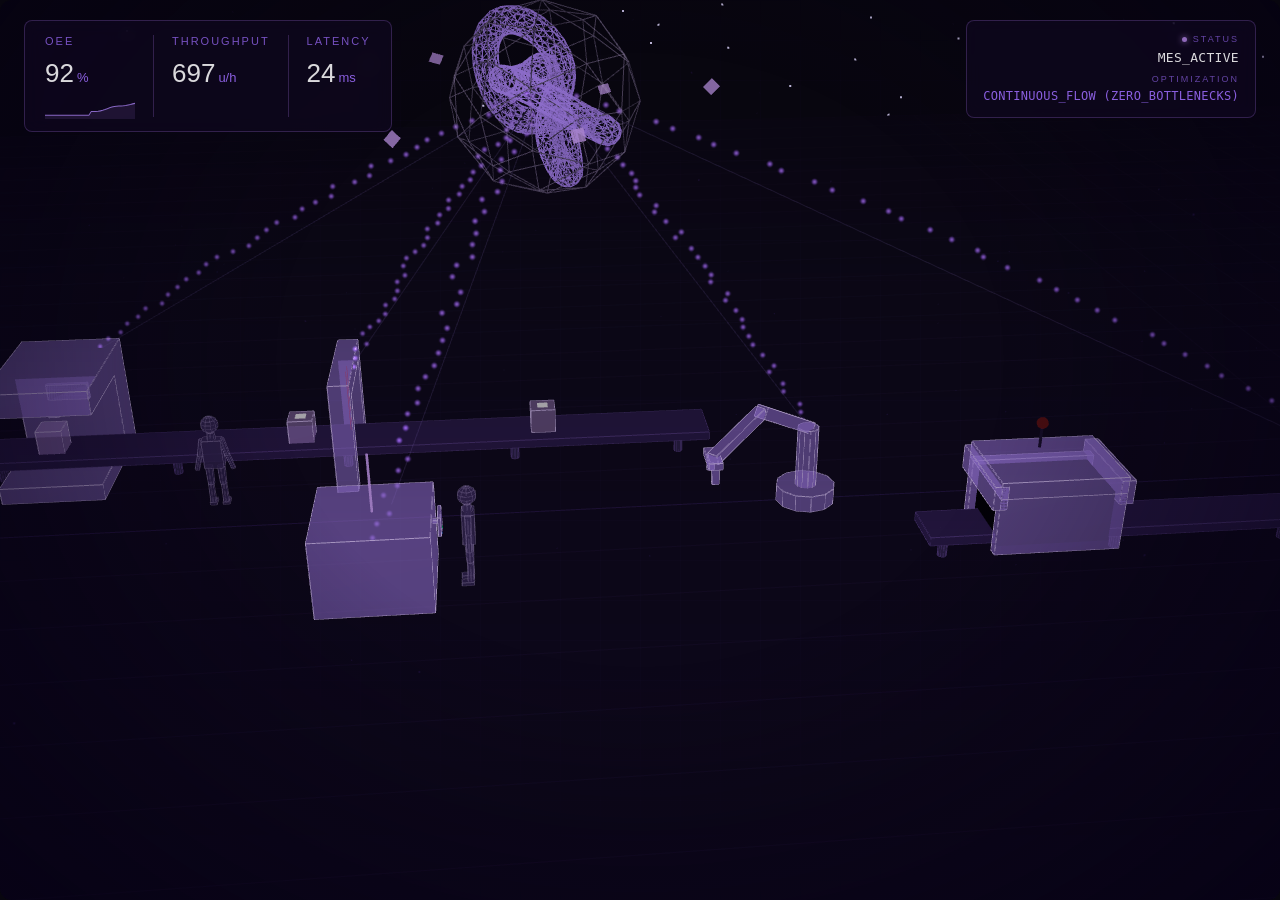
<file: factory/index.html>
<!doctype html>
<html lang="en">
  <head>
    <meta charset="UTF-8" />
    <link rel="icon" type="image/svg+xml" href="./vite.svg" />
    <meta name="viewport" content="width=device-width, initial-scale=1.0" />
    <title>Vite + React</title>
    <script type="module" crossorigin src="./assets/index-BRevHZDY.js"></script>
    <link rel="stylesheet" crossorigin href="./assets/index-D7ZgBDMY.css">
  </head>
  <body>
    <div id="root"></div>
  </body>
</html>
</file>
<file: factory/assets/index-D7ZgBDMY.css>
:root{font-family:Inter,system-ui,Avenir,Helvetica,Arial,sans-serif;line-height:1.5;font-weight:400;color-scheme:dark;color:#ffffffde;background-color:#08060f;font-synthesis:none;text-rendering:optimizeLegibility;-webkit-font-smoothing:antialiased;-moz-osx-font-smoothing:grayscale}a{font-weight:500;color:#646cff;text-decoration:inherit}a:hover{color:#535bf2}body{margin:0;padding:0;min-width:320px;background-color:#08060f}h1{font-size:3.2em;line-height:1.1}button{border-radius:8px;border:1px solid transparent;padding:.6em 1.2em;font-size:1em;font-weight:500;font-family:inherit;background-color:#1a1a1a;cursor:pointer;transition:border-color .25s}button:hover{border-color:#646cff}button:focus,button:focus-visible{outline:4px auto -webkit-focus-ring-color}
</file>
